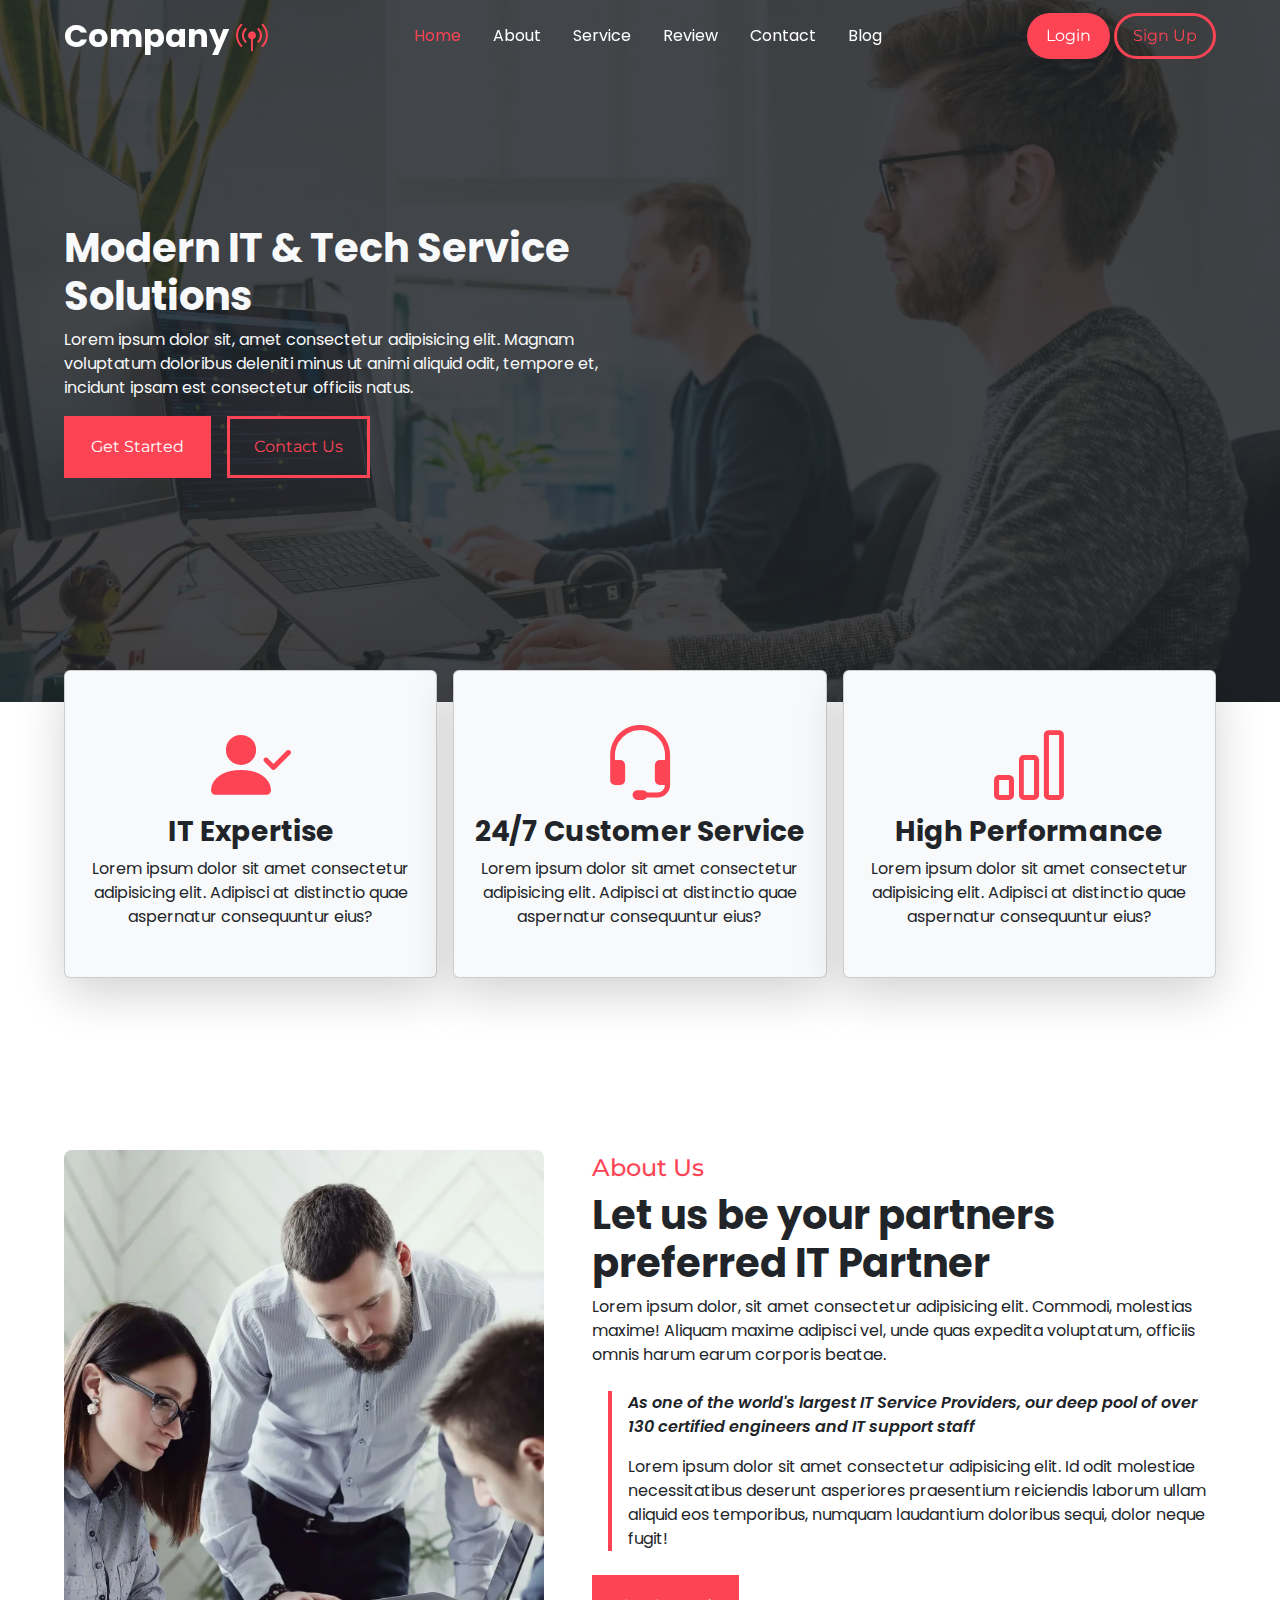
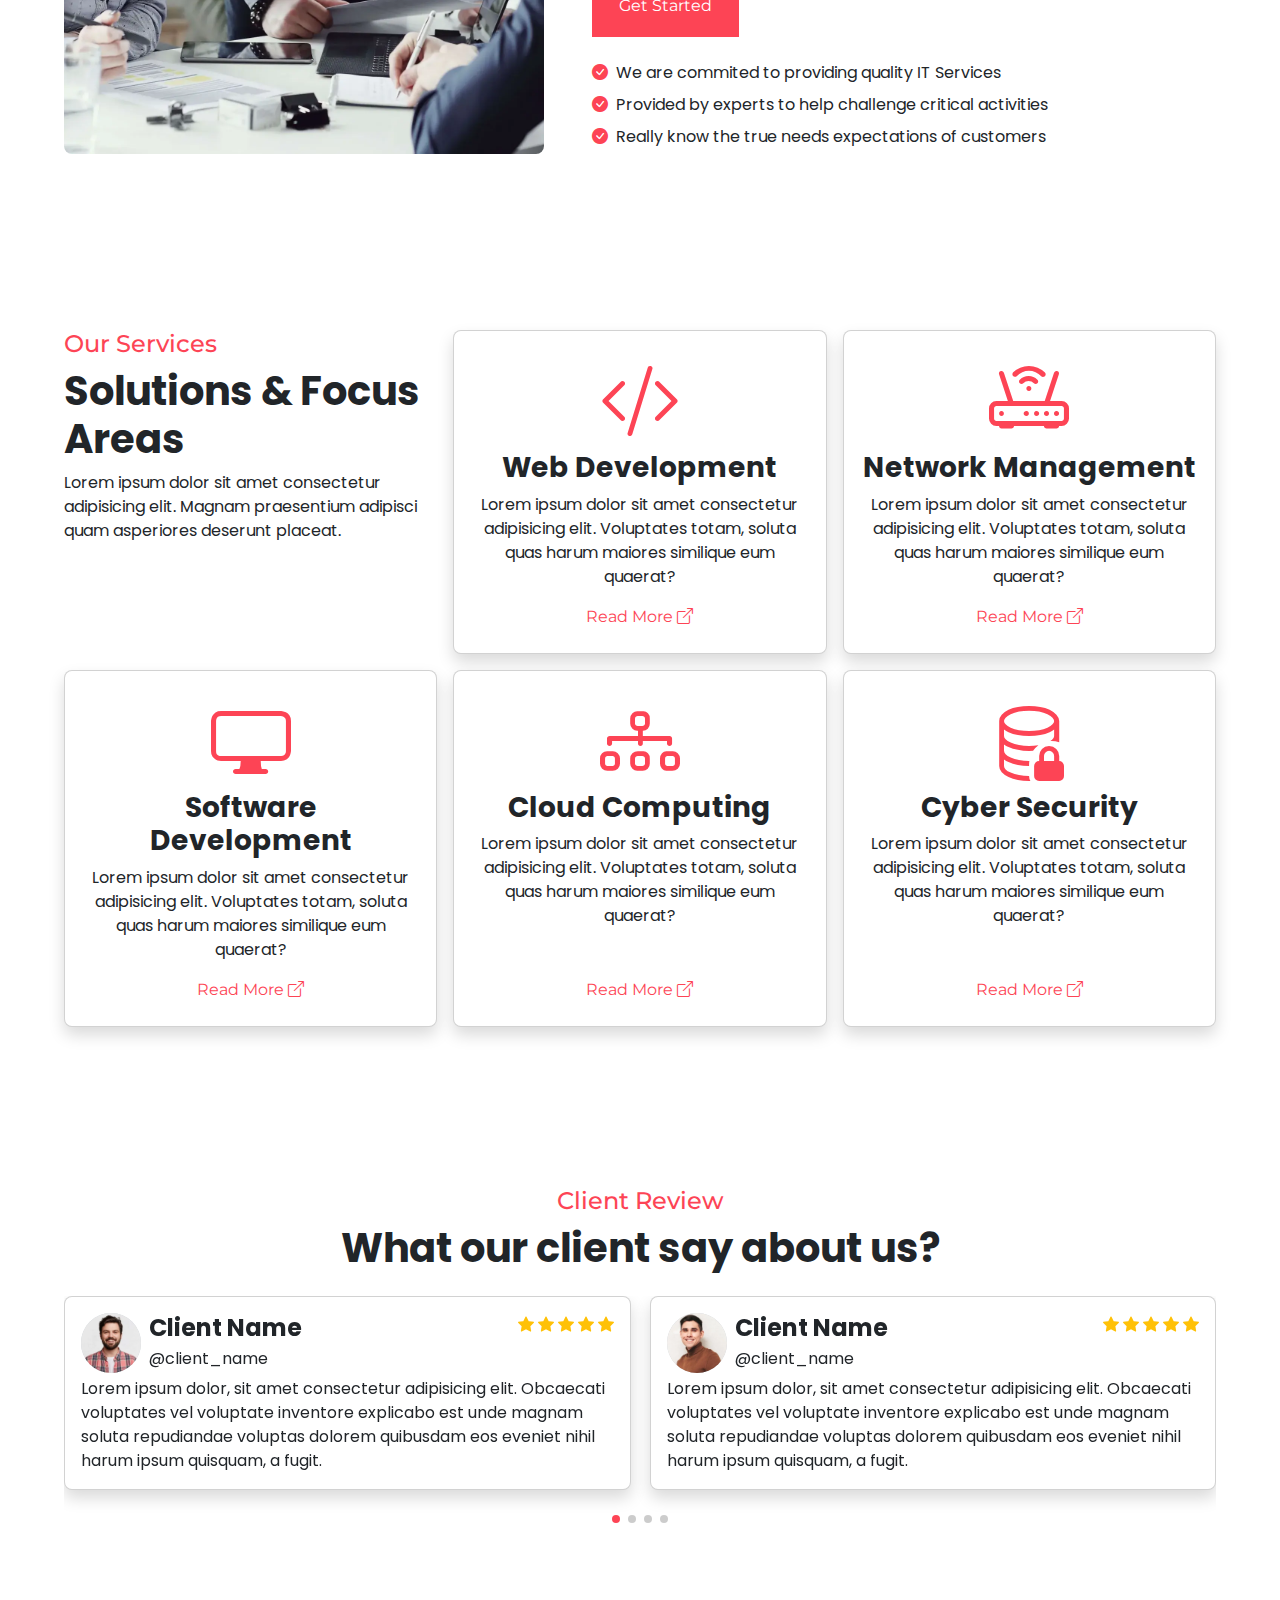
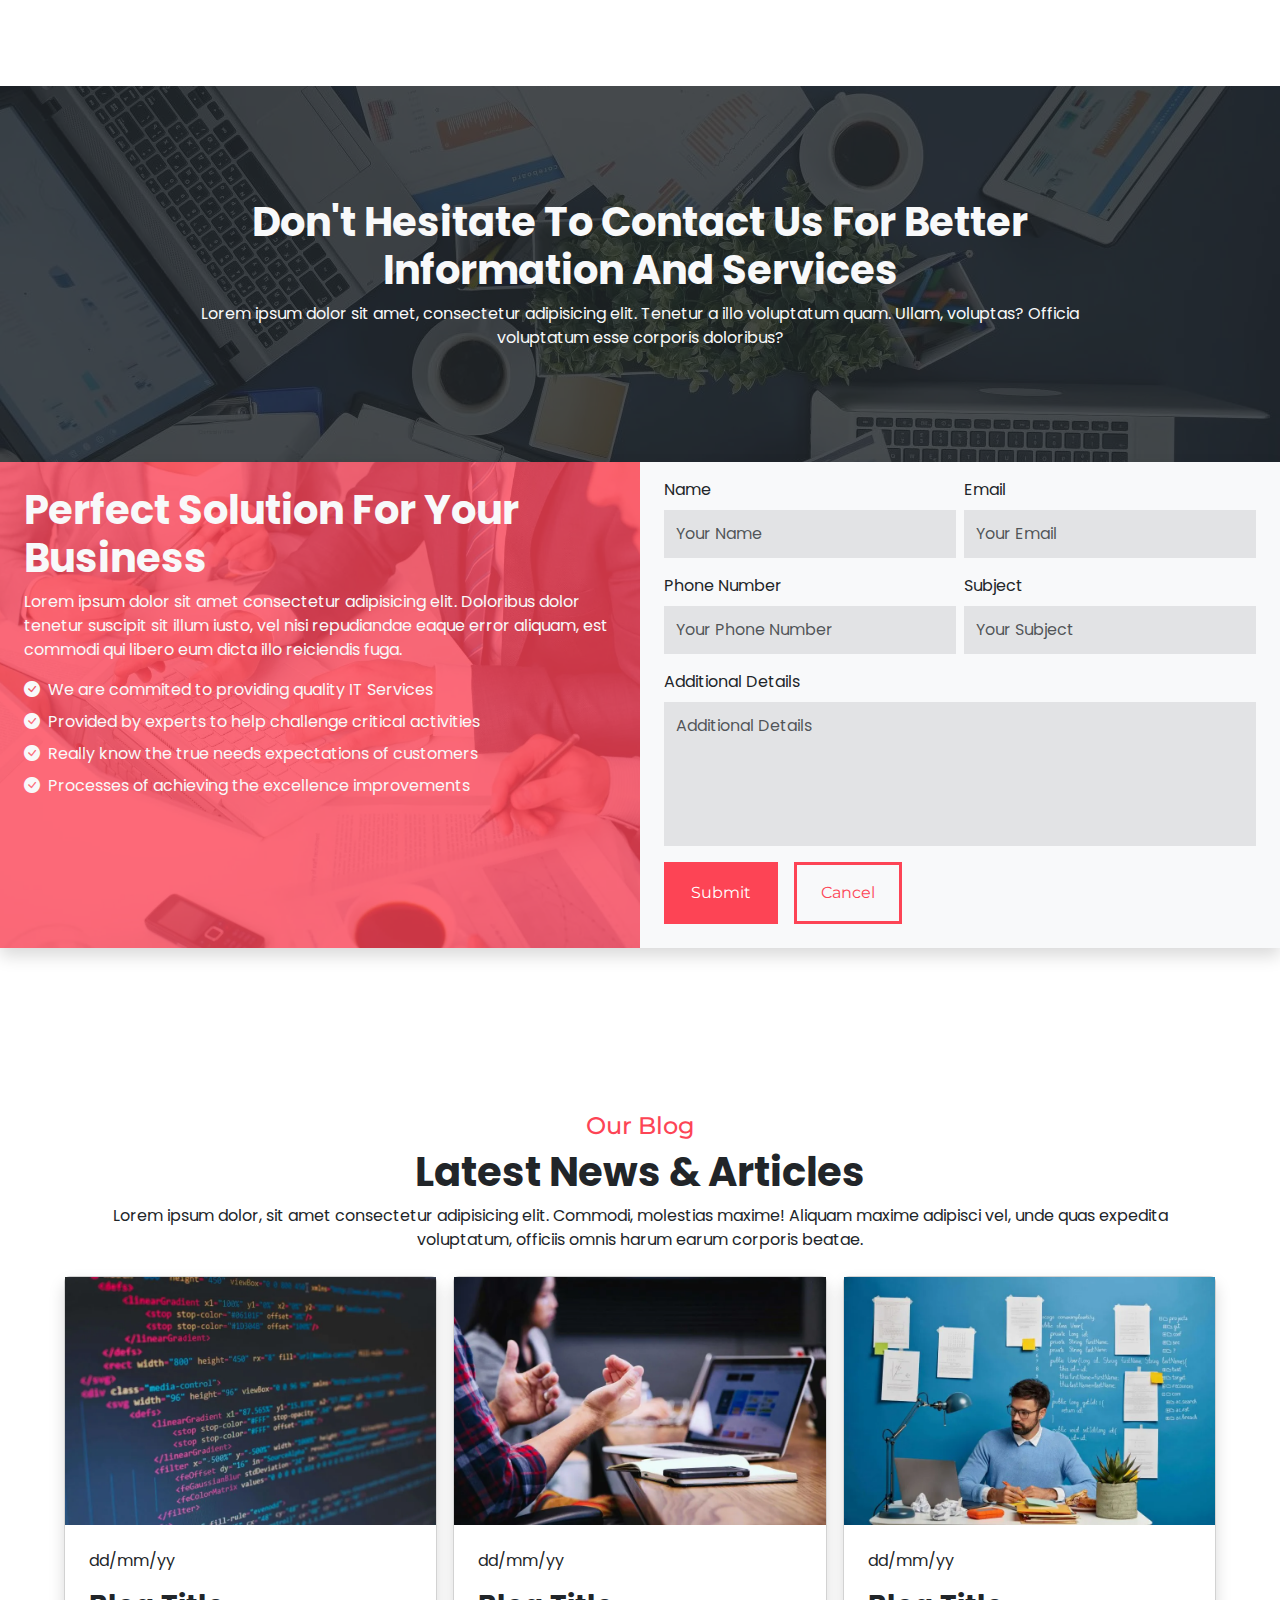
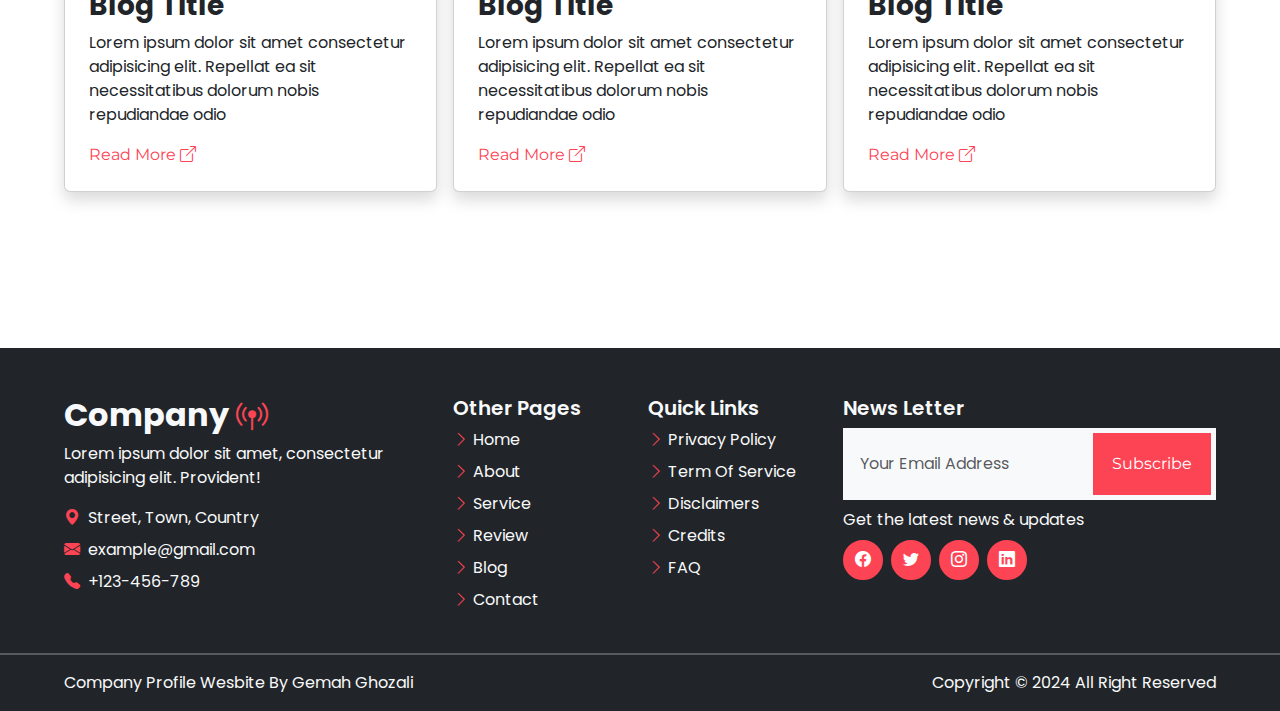
<file: index.html>
<!doctype html>
<html lang="en">

<head>
    <meta charset="utf-8">
    <meta name="viewport" content="width=device-width, initial-scale=1">

    <!-- WEBSITE TITLE -->
    <title>Company Profile (Bootstrap)</title>

    <!-- WEBSITE FAVICON -->
    <link rel="icon" type="x-icon" href="media/icon/fav-icon.svg">

    <!-- BOOTSTRAP CSS CDN LINK -->
    <link href="https://cdn.jsdelivr.net/npm/bootstrap@5.3.3/dist/css/bootstrap.min.css" rel="stylesheet"
        integrity="sha384-QWTKZyjpPEjISv5WaRU9OFeRpok6YctnYmDr5pNlyT2bRjXh0JMhjY6hW+ALEwIH" crossorigin="anonymous">

    <!-- MAIN CSS FILE -->
    <link rel="stylesheet" href="css/style.css">

    <!-- BOOTSTRAP ICON CDN LINK -->
    <link rel="stylesheet" href="https://cdn.jsdelivr.net/npm/bootstrap-icons@1.11.3/font/bootstrap-icons.min.css">

    <!-- SWIPERJS CSS LINK -->
    <link rel="stylesheet" href="https://cdn.jsdelivr.net/npm/swiper@11/swiper-bundle.min.css" />

</head>

<body class="scrollspy" data-bs-spy="scroll" data-bs-target="#navbar" tabindex="0" data-bs-smooth-scroll="true">

    <!-- NAVBAR START -->

    <nav class="navbar navbar-expand-lg fixed-top" data-bs-theme="dark" id="navbar">

        <div class="container-xxl px-0">

            <!-- NAVBAR BRAND -->
            <a class="navbar-brand fw-bolder fs-2 me-auto py-1" href="#">
                Company
                <i class="bi bi-broadcast-pin"></i>
            </a>

            <!-- NAVBAR MENU TOGGLER BUTTON -->
            <button class="navbar-toggler border-0 shadow-none p-0" type="button" data-bs-toggle="offcanvas"
                data-bs-target="#offcanvasNavbar" aria-controls="offcanvasNavbar" aria-label="Toggle navigation">
                <i class="bi bi-list fs-2 text-light"></i>
            </button>

            <!-- SIDEBAR -->
            <div class="offcanvas offcanvas-end" tabindex="-1" id="offcanvasNavbar"
                aria-labelledby="offcanvasNavbarLabel" data-bs-backdrop="true">

                <!-- SIDEBAR HEADER -->
                <div class="offcanvas-header p-3">

                    <!-- SIDEBAR CLOSE BUTTON -->
                    <button type="button" class="btn-close m-0 border-0 shadow-none" data-bs-dismiss="offcanvas"
                        aria-label="Close"></button>

                </div>

                <!-- SIDEBAR BODY -->
                <div class="offcanvas-body p-lg-0 ps-sm-4">

                    <!-- NAVIGATION LINK LIST -->
                    <ul class="navbar-nav justify-content-center flex-grow-1 gap-lg-2 gap-xl-3 gap-4">
                        <li class="nav-item">
                            <a class="nav-link active" aria-current="page" href="#home">Home</a>
                        </li>
                        <li class="nav-item">
                            <a class="nav-link" href="#about">About</a>
                        </li>
                        <li class="nav-item">
                            <a class="nav-link" href="#service">Service</a>
                        </li>
                        <li class="nav-item">
                            <a class="nav-link" href="#review">Review</a>
                        </li>
                        <li class="nav-item">
                            <a class="nav-link" href="#contact">Contact</a>
                        </li>
                        <li class="nav-item">
                            <a class="nav-link" href="#blog">Blog</a>
                        </li>
                    </ul>

                    <!-- LOGIN & SIGN UP BUTTON -->
                    <div class="button-container m-lg-0 mt-4">

                        <!-- LOGIN -->
                        <a href="html/login.html" class="btn rounded-5 px-3 py-2">
                            Login
                        </a>

                        <!-- SIGN UP -->
                        <a href="html/sign_up.html" class="btn btn-outline rounded-5 px-3 py-2">
                            Sign Up
                        </a>

                    </div>

                </div>

            </div>

        </div>

    </nav>

    <!-- NAVBAR END -->

    <!-- HOME SECTION START -->

    <section id="home" class="bg-dark d-flex position-relative">

        <!-- HOME SECTION BACKDROP -->
        <div class="position-absolute" style="background-color: rgba(33, 37, 41, .85); inset: 0;"></div>

        <div class="container-xxl d-flex align-items-center px-0 position-relative">

            <!-- HOME CAPTION -->
            <main class="text-light">

                <!-- CAPTION HEADING -->
                <h1 class=" fw-bolder">Modern IT & Tech Service Solutions</h1>

                <!-- CAPTION PARAGRAPH -->
                <p>
                    Lorem ipsum dolor sit, amet consectetur adipisicing elit. Magnam voluptatum doloribus deleniti
                    minus
                    ut animi aliquid odit, tempore et, incidunt ipsam est consectetur officiis natus.
                </p>

                <!-- CTA BUTTON -->
                <div class="d-flex gap-3 g-0 flex-column flex-sm-row">
                    <a href="html/sign_up.html" class="btn fs-6 flex-grow-1 flex-md-grow-0">Get Started</a>

                    <a href="#contact" class="btn btn-outline fs-6 flex-grow-1 flex-md-grow-0">Contact Us</a>
                </div>

            </main>

        </div>

    </section>

    <!-- HOME SECTION END -->

    <!-- BENEFIT SECTION START -->

    <section id="benefit" class="justify-content-center d-flex">

        <div class="container-xxl position-relative px-0" style="top: -2rem;">

            <!-- ROW -->
            <div class="row g-3 row-cols-lg-3 row-cols-md-2 row-cols-1 justify-content-center">

                <!-- COLUMN 1 -->
                <div class="col d-flex">

                    <!-- BENEFIT CARD 1 -->
                    <div class="card shadow-lg bg-light text-center px-3 py-5">

                        <!-- BENEFIT ICON -->
                        <i class="bi bi-person-check-fill display-1"></i>

                        <!-- BENEFIT NAME -->
                        <h3 class="fw-bold">IT Expertise</h3>

                        <!-- BENEFIT EXPLANATION -->
                        <p class="m-0">
                            Lorem ipsum dolor sit amet consectetur adipisicing elit. Adipisci at distinctio quae
                            aspernatur consequuntur eius?
                        </p>

                    </div>

                </div>

                <!-- COLUMN 2 -->
                <div class="col d-flex">

                    <!-- BENEFIT CARD 2 -->
                    <div class="card shadow-lg bg-light text-center px-3 py-5">

                        <!-- BENEFIT ICON -->
                        <i class="bi bi-headset display-1"></i>

                        <!-- BENEFIT NAME -->
                        <h3 class="fw-bold">24/7 Customer Service</h3>

                        <!-- BENEFIT EXPLANATION -->
                        <p class="m-0">
                            Lorem ipsum dolor sit amet consectetur adipisicing elit. Adipisci at distinctio quae
                            aspernatur consequuntur eius?
                        </p>

                    </div>

                </div>

                <!-- COLUMN 3 -->
                <div class="col d-flex">

                    <!-- CARD 3 -->
                    <div class="card shadow-lg bg-light text-center px-3 py-5">

                        <!-- BENEFIT ICON -->
                        <i class="bi bi-bar-chart display-1"></i>

                        <!-- BENEFIT NAME -->
                        <h3 class="fw-bold">High Performance</h3>

                        <!-- BENEFIT EXPLANATION -->
                        <p class="m-0">
                            Lorem ipsum dolor sit amet consectetur adipisicing elit. Adipisci at distinctio quae
                            aspernatur consequuntur eius?
                        </p>

                    </div>

                </div>

            </div>

    </section>

    <!-- BENEFIT SECTION END -->

    <!-- ABOUT SECTION STAR -->

    <section id="about" class="">

        <div class="container-xxl px-0">

            <!-- ROW -->
            <div class="row justify-content-center g-0 gap-xl-0 gap-4">

                <!-- COLUMN 1 (IMAGE) -->
                <div class="col col-12 col-md-8 col-xl-5 justify-content-center">

                    <img src="media/about-image.webp" class="w-100 h-100 rounded-3" alt="">

                </div>

                <!-- COLUMN 2 (CAPTION) -->
                <div class="col col-12 col-xl-7 d-flex align-items-center">

                    <div class="ps-xl-5 ps-0">
                        <!-- SECTION HEADING -->
                        <h4 class="section-title">About Us</h4>

                        <!-- CAPTION HEADING -->
                        <h1 class="fw-bold">Let us be your partners preferred IT Partner</h1>

                        <!-- CAPTION PARAPGRAPH -->
                        <p class="mb-4">
                            Lorem ipsum dolor, sit amet consectetur adipisicing elit. Commodi, molestias maxime! Aliquam
                            maxime adipisci vel, unde quas expedita voluptatum, officiis omnis harum earum corporis
                            beatae.
                        </p>

                        <!-- CAPTION QUOTE -->
                        <div class="d-flex align-items-center">
                            <div class="vr mx-3"></div>
                            <div class="">
                                <p class="fw-semibold fst-italic">
                                    As one of the world's largest IT Service Providers, our deep pool of over 130
                                    certified
                                    engineers and IT support staff
                                </p>
                                <p class="m-0">
                                    Lorem ipsum dolor sit amet consectetur adipisicing elit. Id odit molestiae
                                    necessitatibus deserunt asperiores praesentium reiciendis laborum ullam aliquid eos
                                    temporibus, numquam laudantium doloribus sequi, dolor neque fugit!
                                </p>
                            </div>
                        </div>

                        <!-- CTA BUTTON -->
                        <a href="html/sign_up.html" class="btn fs-6 my-4">Get Started</a>

                        <!-- BENEFIT LIST -->
                        <ul class="p-0 m-0">
                            <li class="d-flex gap-2">
                                <i class="bi bi-check-circle-fill"></i>
                                <p class="mb-2">
                                    We are commited to providing quality IT Services
                                </p>
                            </li>

                            <li class="d-flex gap-2">
                                <i class="bi bi-check-circle-fill"></i>
                                <p class="mb-2">
                                    Provided by experts to help challenge critical activities
                                </p>
                            </li>
                            <li class="d-flex gap-2">
                                <i class="bi bi-check-circle-fill"></i>
                                <p class="mb-0">
                                    Really know the true needs expectations of customers
                                </p>
                            </li>
                        </ul>
                    </div>

                </div>

            </div>

        </div>

    </section>

    <!-- ABOUT SECTION END -->

    <!-- SERVICE SECTION START -->

    <section id="service" class="">

        <div class="container-xxl px-0">

            <!-- ROW -->
            <div class="row g-3 row-cols-xl-3 row-cols-md-2 row-cols-1">

                <!-- COLUMN 1 -->
                <div class="col d-flex">

                    <!-- SERVICE CAPTION -->
                    <div class="">

                        <!-- SECTION HEADING -->
                        <h4 class="section-title">Our Services</h4>

                        <!-- CAPTION HEADING -->
                        <h1 class="fw-bold">Solutions & Focus Areas</h1>

                        <!-- CAPTION PARAGRAPH -->
                        <p>
                            Lorem ipsum dolor sit amet consectetur adipisicing elit. Magnam praesentium adipisci quam
                            asperiores deserunt placeat.
                        </p>

                    </div>

                </div>

                <!-- COLUMN 2 -->
                <div class="col d-flex">

                    <!-- SERVICE CARD 1 -->
                    <div class="card d-flex flex-column shadow rounded-3 text-center py-4 px-3">

                        <!-- SERVICE ICON -->
                        <i class="bi bi-code-slash display-1"></i>

                        <!-- SERVICE NAME -->
                        <h3 class="fw-bold">Web Development</h3>

                        <!-- SERVICE EXPLANATION -->
                        <p>
                            Lorem ipsum dolor sit amet consectetur adipisicing elit. Voluptates totam, soluta quas harum
                            maiores similique eum quaerat?
                        </p>

                        <!-- MODAL BUTTON (READ MORE) -->
                        <button href="#" class="btn btn-read mt-auto" data-bs-toggle="modal"
                            data-bs-target="#WebDevelopment">
                            Read More
                            <i class="bi bi-box-arrow-up-right"></i>
                        </button>

                        <!-- SERVICE MODAL WEB DEVELOPMENT -->
                        <div class="modal fade" id="WebDevelopment" data-bs-keyboard="false" tabindex="-1"
                            aria-labelledby="staticBackdropLabel" aria-hidden="true">

                            <div class="modal-dialog modal-dialog-centered">
                                <div class="modal-content">
                                    <div class="modal-header">

                                        <!-- MODAL TITLE -->
                                        <h1 class="modal-title fs-5" id="staticBackdropLabel">
                                            Our Service
                                        </h1>

                                        <!-- MODAL CLOSE BUTTON -->
                                        <button type="button" class="btn-close  border-0 shadow-none"
                                            data-bs-dismiss="modal" aria-label="Close"></button>
                                    </div>
                                    <div class="modal-body text-start">

                                        <!-- MODAL SERVICE NAME -->
                                        <h1 class="fs-5 fw-bold">
                                            Web Development
                                        </h1>

                                        <!-- MODAL SERVICE EXPLANATION -->
                                        <p>
                                            Lorem ipsum dolor sit amet consectetur adipisicing elit. Suscipit nesciunt
                                            totam enim inventore! Minima, atque labore enim neque, reiciendis quaerat
                                            optio voluptatum voluptas doloremque tenetur ipsam minus nesciunt magnam
                                            alias.
                                        </p>

                                        <!-- MODAL OFFER LIST -->
                                        <ul class="p-0">
                                            <li class="d-flex gap-2">
                                                <i class="bi bi-check-circle-fill"></i>
                                                <p class="mb-2">
                                                    Lorem ipsum dolor sit amet
                                                </p>
                                            </li>
                                            <li class="d-flex gap-2">
                                                <i class="bi bi-check-circle-fill"></i>
                                                <p class="mb-2">
                                                    Lorem ipsum dolor sit amet
                                                    consectetur
                                                </p>
                                            </li>
                                            <li class="d-flex gap-2">
                                                <i class="bi bi-check-circle-fill"></i>
                                                <p class="mb-0">
                                                    Lorem ipsum dolor sit amet
                                                    consectetur adipisicing elit. Incidunt, suscipit.
                                                </p>
                                            </li>
                                        </ul>
                                    </div>
                                </div>
                            </div>

                        </div>

                    </div>
                </div>

                <!-- COLUMN 3 -->
                <div class="col d-flex">

                    <!-- SERVICE CARD 2 -->
                    <div class="card d-flex flex-column shadow rounded-3 text-center py-4 px-3">

                        <!-- SERVICE ICON -->
                        <i class="bi bi-router display-1"></i>

                        <!-- SERVICE NAME -->
                        <h3 class="fw-bold">Network Management</h3>

                        <!-- SERVICE EXPLANATION -->
                        <p>
                            Lorem ipsum dolor sit amet consectetur adipisicing elit. Voluptates totam, soluta quas harum
                            maiores similique eum quaerat?
                        </p>

                        <!-- MODAL BUTTON (READ MORE) -->
                        <button href="#" class="btn btn-read mt-auto" data-bs-toggle="modal"
                            data-bs-target="#NetworkManagement">
                            Read More
                            <i class="bi bi-box-arrow-up-right"></i>
                        </button>

                        <!-- SERVICE MODAL NETWORK MANAGEMENT -->
                        <div class="modal fade" id="NetworkManagement" data-bs-keyboard="false" tabindex="-1"
                            aria-labelledby="staticBackdropLabel" aria-hidden="true">

                            <div class="modal-dialog modal-dialog-centered">
                                <div class="modal-content">
                                    <div class="modal-header">

                                        <!-- MODAL TITLE -->
                                        <h1 class="modal-title fs-5" id="staticBackdropLabel">
                                            Our Service
                                        </h1>

                                        <!-- MODAL CLOSE BUTTON -->
                                        <button type="button" class="btn-close  border-0 shadow-none"
                                            data-bs-dismiss="modal" aria-label="Close"></button>
                                    </div>
                                    <div class="modal-body text-start">

                                        <!-- MODAL SERVICE NAME -->
                                        <h1 class="fs-5 fw-bold">
                                            Network Management
                                        </h1>

                                        <!-- MODAL SERVICE EXPLANATION -->
                                        <p>
                                            Lorem ipsum dolor sit amet consectetur adipisicing elit. Suscipit nesciunt
                                            totam enim inventore! Minima, atque labore enim neque, reiciendis quaerat
                                            optio voluptatum voluptas doloremque tenetur ipsam minus nesciunt magnam
                                            alias.
                                        </p>

                                        <!-- MODAL OFFER LIST -->
                                        <ul class="p-0">
                                            <li class="d-flex gap-2">
                                                <i class="bi bi-check-circle-fill"></i>
                                                <p class="mb-2">
                                                    Lorem ipsum dolor sit amet
                                                </p>
                                            </li>
                                            <li class="d-flex gap-2">
                                                <i class="bi bi-check-circle-fill"></i>
                                                <p class="mb-2">
                                                    Lorem ipsum dolor sit amet
                                                    consectetur
                                                </p>
                                            </li>
                                            <li class="d-flex gap-2">
                                                <i class="bi bi-check-circle-fill"></i>
                                                <p class="mb-0">
                                                    Lorem ipsum dolor sit amet
                                                    consectetur adipisicing elit. Incidunt, suscipit.
                                                </p>
                                            </li>
                                        </ul>
                                    </div>
                                </div>
                            </div>

                        </div>

                    </div>
                </div>

                <!-- COLUMN 4 -->
                <div class="col d-flex">

                    <!-- SERVICE CARD 3 -->
                    <div class="card d-flex flex-column shadow rounded-3 text-center py-4 px-3">

                        <!-- SERVICE ICON -->
                        <i class="bi bi-display display-1"></i>

                        <!-- SERVICE NAME -->
                        <h3 class="fw-bold">Software Development</h3>

                        <!-- SERVICE EXPLANATION -->
                        <p>
                            Lorem ipsum dolor sit amet consectetur adipisicing elit. Voluptates totam, soluta quas harum
                            maiores similique eum quaerat?
                        </p>

                        <!-- MODAL BUTTON (READ MORE) -->
                        <button href="#" class="btn btn-read mt-auto" data-bs-toggle="modal"
                            data-bs-target="#SoftwareDevelopment">
                            Read More
                            <i class="bi bi-box-arrow-up-right"></i>
                        </button>

                        <!-- SERVICE MODAL SOFTWARE DEVELOPMENT -->
                        <div class="modal fade" id="SoftwareDevelopment" data-bs-keyboard="false" tabindex="-1"
                            aria-labelledby="staticBackdropLabel" aria-hidden="true">

                            <div class="modal-dialog modal-dialog-centered">
                                <div class="modal-content">
                                    <div class="modal-header">

                                        <!-- MODAL TITLE -->
                                        <h1 class="modal-title fs-5" id="staticBackdropLabel">
                                            Our Service
                                        </h1>

                                        <!-- MODAL CLOSE BUTTON -->
                                        <button type="button" class="btn-close  border-0 shadow-none"
                                            data-bs-dismiss="modal" aria-label="Close"></button>
                                    </div>
                                    <div class="modal-body text-start">

                                        <!-- MODAL SERVICE NAME -->
                                        <h1 class="fs-5 fw-bold">
                                            Software Development
                                        </h1>

                                        <!-- MODAL SERVICE EXPLANATION -->
                                        <p>
                                            Lorem ipsum dolor sit amet consectetur adipisicing elit. Suscipit nesciunt
                                            totam enim inventore! Minima, atque labore enim neque, reiciendis quaerat
                                            optio voluptatum voluptas doloremque tenetur ipsam minus nesciunt magnam
                                            alias.
                                        </p>

                                        <!-- MODAL OFFER LIST -->
                                        <ul class="p-0">
                                            <li class="d-flex gap-2">
                                                <i class="bi bi-check-circle-fill"></i>
                                                <p class="mb-2">
                                                    Lorem ipsum dolor sit amet
                                                </p>
                                            </li>
                                            <li class="d-flex gap-2">
                                                <i class="bi bi-check-circle-fill"></i>
                                                <p class="mb-2">
                                                    Lorem ipsum dolor sit amet
                                                    consectetur
                                                </p>
                                            </li>
                                            <li class="d-flex gap-2">
                                                <i class="bi bi-check-circle-fill"></i>
                                                <p class="mb-0">
                                                    Lorem ipsum dolor sit amet
                                                    consectetur adipisicing elit. Incidunt, suscipit.
                                                </p>
                                            </li>
                                        </ul>
                                    </div>
                                </div>
                            </div>

                        </div>

                    </div>
                </div>

                <!-- COLUMN 5 -->
                <div class="col d-flex">

                    <!-- SERVICE CARD 4 -->
                    <div class="card d-flex flex-column shadow rounded-3 text-center py-4 px-3">

                        <!-- SERVICE ICON -->
                        <i class="bi bi-diagram-3 display-1"></i>

                        <!-- SERVICE NAME -->
                        <h3 class="fw-bold">Cloud Computing</h3>

                        <!-- SERVICE EXPLANATION -->
                        <p>
                            Lorem ipsum dolor sit amet consectetur adipisicing elit. Voluptates totam, soluta quas harum
                            maiores similique eum quaerat?
                        </p>

                        <!-- MODAL BUTTON (READ MORE) -->
                        <button href="#" class="btn btn-read mt-auto" data-bs-toggle="modal"
                            data-bs-target="#CloudComputing">
                            Read More
                            <i class="bi bi-box-arrow-up-right"></i>
                        </button>

                        <!-- SERVICE MODAL CLOUD COMPUTING -->
                        <div class="modal fade" id="CloudComputing" data-bs-keyboard="false" tabindex="-1"
                            aria-labelledby="staticBackdropLabel" aria-hidden="true">

                            <div class="modal-dialog modal-dialog-centered">
                                <div class="modal-content">
                                    <div class="modal-header">

                                        <!-- MODAL TITLE -->
                                        <h1 class="modal-title fs-5" id="staticBackdropLabel">
                                            Our Service
                                        </h1>

                                        <!-- MODAL CLOSE BUTTON -->
                                        <button type="button" class="btn-close  border-0 shadow-none"
                                            data-bs-dismiss="modal" aria-label="Close"></button>
                                    </div>
                                    <div class="modal-body text-start">

                                        <!-- MODAL SERVICE NAME -->
                                        <h1 class="fs-5 fw-bold">
                                            Cloud Computing
                                        </h1>

                                        <!-- MODAL SERVICE EXPLANATION -->
                                        <p>
                                            Lorem ipsum dolor sit amet consectetur adipisicing elit. Suscipit nesciunt
                                            totam enim inventore! Minima, atque labore enim neque, reiciendis quaerat
                                            optio voluptatum voluptas doloremque tenetur ipsam minus nesciunt magnam
                                            alias.
                                        </p>

                                        <!-- MODAL OFFER LIST -->
                                        <ul class="p-0">
                                            <li class="d-flex gap-2">
                                                <i class="bi bi-check-circle-fill"></i>
                                                <p class="mb-2">
                                                    Lorem ipsum dolor sit amet
                                                </p>
                                            </li>
                                            <li class="d-flex gap-2">
                                                <i class="bi bi-check-circle-fill"></i>
                                                <p class="mb-2">
                                                    Lorem ipsum dolor sit amet
                                                    consectetur
                                                </p>
                                            </li>
                                            <li class="d-flex gap-2">
                                                <i class="bi bi-check-circle-fill"></i>
                                                <p class="mb-0">
                                                    Lorem ipsum dolor sit amet
                                                    consectetur adipisicing elit. Incidunt, suscipit.
                                                </p>
                                            </li>
                                        </ul>
                                    </div>
                                </div>
                            </div>

                        </div>
                    </div>
                </div>

                <!-- COLUMN 5 -->
                <div class="col d-flex">

                    <!-- SERVICE CARD 5 -->
                    <div class="card d-flex flex-column shadow rounded-3 text-center py-4 px-3">

                        <!-- SERVICE ICON -->
                        <i class="bi bi-database-lock display-1"></i>

                        <!-- SERVICE NAME -->
                        <h3 class="fw-bold">Cyber Security</h3>

                        <!-- SERVICE EXPLANATION -->
                        <p>
                            Lorem ipsum dolor sit amet consectetur adipisicing elit. Voluptates totam, soluta quas harum
                            maiores similique eum quaerat?
                        </p>

                        <!-- MODAL BUTTON (READ MORE) -->
                        <button href="#" class="btn btn-read mt-auto" data-bs-toggle="modal"
                            data-bs-target="#CyberSecurity">
                            Read More
                            <i class="bi bi-box-arrow-up-right"></i>
                        </button>

                        <!-- SERVICE MODAL CYBER SECURITY -->
                        <div class="modal fade" id="CyberSecurity" data-bs-keyboard="false" tabindex="-1"
                            aria-labelledby="staticBackdropLabel" aria-hidden="true">

                            <div class="modal-dialog modal-dialog-centered">
                                <div class="modal-content">
                                    <div class="modal-header">

                                        <!-- MODAL TITLE -->
                                        <h1 class="modal-title fs-5" id="staticBackdropLabel">
                                            Our Service
                                        </h1>

                                        <!-- MODAL CLOSE BUTTON -->
                                        <button type="button" class="btn-close border-0 shadow-none"
                                            data-bs-dismiss="modal" aria-label="Close"></button>
                                    </div>
                                    <div class="modal-body text-start">

                                        <!-- MODAL SERVICE NAME -->
                                        <h1 class="fs-5 fw-bold">
                                            Cyber Security
                                        </h1>

                                        <!-- MODAL SERVICE EXPLANATION -->
                                        <p>
                                            Lorem ipsum dolor sit amet consectetur adipisicing elit. Suscipit nesciunt
                                            totam enim inventore! Minima, atque labore enim neque, reiciendis quaerat
                                            optio voluptatum voluptas doloremque tenetur ipsam minus nesciunt magnam
                                            alias.
                                        </p>

                                        <!-- MODAL OFFER LIST -->
                                        <ul class="p-0">
                                            <li class="d-flex gap-2">
                                                <i class="bi bi-check-circle-fill"></i>
                                                <p class="mb-2">
                                                    Lorem ipsum dolor sit amet
                                                </p>
                                            </li>
                                            <li class="d-flex gap-2">
                                                <i class="bi bi-check-circle-fill"></i>
                                                <p class="mb-2">
                                                    Lorem ipsum dolor sit amet
                                                    consectetur
                                                </p>
                                            </li>
                                            <li class="d-flex gap-2">
                                                <i class="bi bi-check-circle-fill"></i>
                                                <p class="mb-0">
                                                    Lorem ipsum dolor sit amet
                                                    consectetur adipisicing elit. Incidunt, suscipit.
                                                </p>
                                            </li>
                                        </ul>
                                    </div>
                                </div>
                            </div>
                        </div>
                    </div>
                </div>

            </div>

        </div>

    </section>

    <!-- SERVICE SECTION END -->

    <!-- REVIEW SECTION START -->

    <section id="review">

        <div class="container-xxl px-0">

            <!-- SECTION HEADING -->
            <h4 class="section-title text-center">Client Review</h4>

            <!-- CAPTION HEADING -->
            <h1 class="fw-bold text-center mb-4">What our client say about us?</h1>

            <!-- SWIPER -->
            <div class=" swiper mySwiper pb-5 w-100 h-100">

                <div class="swiper-wrapper">

                    <!-- SWIPER SLIDE 1 -->
                    <div class="swiper-slide p-3 card rounded-3 shadow">

                        <div class="d-flex flex-column align-items-center flex-sm-row align-items-sm-center">

                            <div class="mb-1 me-sm-2 d-flex align-items-center">
                                <div class="bg-dark-subtle rounded-circle overflow-hidden"
                                    style="width: 60px; height: 60px;">

                                    <!-- CLIENT IMAGE 1 -->
                                    <img src="media/client/client-1.webp" class="img-fluid" alt="">

                                </div>
                            </div>

                            <div class="d-flex flex-column align-items-center align-items-sm-start">
                                <h4 class="mb-1 fw-bolder">Client Name</h4>
                                <p class="mb-1">@client_name</p>
                            </div>

                            <div class="mb-2 ms-sm-auto align-self-sm-start">
                                <i class="bi bi-star-fill text-warning"></i>
                                <i class="bi bi-star-fill text-warning"></i>
                                <i class="bi bi-star-fill text-warning"></i>
                                <i class="bi bi-star-fill text-warning"></i>
                                <i class="bi bi-star-fill text-warning"></i>
                            </div>

                        </div>

                        <p class="client-review mb-0">
                            Lorem ipsum dolor, sit amet consectetur adipisicing elit. Obcaecati voluptates vel voluptate
                            inventore explicabo est unde magnam soluta repudiandae voluptas dolorem quibusdam eos
                            eveniet nihil harum ipsum quisquam, a fugit.
                        </p>

                    </div>

                    <!-- SWIPER SLIDE 2 -->
                    <div class="swiper-slide p-3 card rounded-3 shadow">

                        <div class="d-flex flex-column align-items-center flex-sm-row align-items-sm-center">

                            <div class="mb-1 me-sm-2 d-flex align-items-center">
                                <div class="bg-dark-subtle rounded-circle overflow-hidden"
                                    style="width: 60px; height: 60px;">

                                    <!-- CLIENT IMAGE 2 -->
                                    <img src="media/client/client-2.webp" class="img-fluid" alt="">

                                </div>
                            </div>

                            <div class="d-flex flex-column align-items-center align-items-sm-start">
                                <h4 class="mb-1 fw-bolder">Client Name</h4>
                                <p class="mb-1">@client_name</p>
                            </div>

                            <div class="mb-2 ms-sm-auto align-self-sm-start">
                                <i class="bi bi-star-fill text-warning"></i>
                                <i class="bi bi-star-fill text-warning"></i>
                                <i class="bi bi-star-fill text-warning"></i>
                                <i class="bi bi-star-fill text-warning"></i>
                                <i class="bi bi-star-fill text-warning"></i>
                            </div>

                        </div>

                        <p class="client-review mb-0">
                            Lorem ipsum dolor, sit amet consectetur adipisicing elit. Obcaecati voluptates vel voluptate
                            inventore explicabo est unde magnam soluta repudiandae voluptas dolorem quibusdam eos
                            eveniet nihil harum ipsum quisquam, a fugit.
                        </p>

                    </div>

                    <!-- SWIPER SLIDE 3 -->
                    <div class="swiper-slide p-3 card rounded-3 shadow">

                        <div class="d-flex flex-column align-items-center flex-sm-row align-items-sm-center">

                            <div class="mb-1 me-sm-2 d-flex align-items-center">
                                <div class="bg-dark-subtle rounded-circle overflow-hidden"
                                    style="width: 60px; height: 60px;">

                                    <!-- CLIENT IMAGE 3 -->
                                    <img src="media/client/client-3.webp" class="img-fluid" alt="">

                                </div>
                            </div>

                            <div class="d-flex flex-column align-items-center align-items-sm-start">
                                <h4 class="mb-1 fw-bolder">Client Name</h4>
                                <p class="mb-1">@client_name</p>
                            </div>

                            <div class="mb-2 ms-sm-auto align-self-sm-start">
                                <i class="bi bi-star-fill text-warning"></i>
                                <i class="bi bi-star-fill text-warning"></i>
                                <i class="bi bi-star-fill text-warning"></i>
                                <i class="bi bi-star-fill text-warning"></i>
                                <i class="bi bi-star-fill text-warning"></i>
                            </div>

                        </div>

                        <p class="client-review mb-0">
                            Lorem ipsum dolor, sit amet consectetur adipisicing elit. Obcaecati voluptates vel voluptate
                            inventore explicabo est unde magnam soluta repudiandae voluptas dolorem quibusdam eos
                            eveniet nihil harum ipsum quisquam, a fugit.
                        </p>

                    </div>

                    <!-- SWIPER SLIDE 4 -->
                    <div class="swiper-slide p-3 card rounded-3 shadow">

                        <div class="d-flex flex-column align-items-center flex-sm-row align-items-sm-center">

                            <div class="mb-1 me-sm-2 d-flex align-items-center">
                                <div class="bg-dark-subtle rounded-circle overflow-hidden"
                                    style="width: 60px; height: 60px;">

                                    <!-- CLIENT IMAGE 4 -->
                                    <img src="media/client/client-4.webp" class="img-fluid" alt="">

                                </div>
                            </div>

                            <div class="d-flex flex-column align-items-center align-items-sm-start">
                                <h4 class="mb-1 fw-bolder">Client Name</h4>
                                <p class="mb-1">@client_name</p>
                            </div>

                            <div class="mb-2 ms-sm-auto align-self-sm-start">
                                <i class="bi bi-star-fill text-warning"></i>
                                <i class="bi bi-star-fill text-warning"></i>
                                <i class="bi bi-star-fill text-warning"></i>
                                <i class="bi bi-star-fill text-warning"></i>
                                <i class="bi bi-star-fill text-warning"></i>
                            </div>

                        </div>

                        <p class="client-review mb-0">
                            Lorem ipsum dolor, sit amet consectetur adipisicing elit. Obcaecati voluptates vel voluptate
                            inventore explicabo est unde magnam soluta repudiandae voluptas dolorem quibusdam eos
                            eveniet nihil harum ipsum quisquam, a fugit.
                        </p>

                    </div>

                    <!-- SWIPER SLIDE 5 -->
                    <div class="swiper-slide p-3 card rounded-3 shadow">

                        <div class="d-flex flex-column align-items-center flex-sm-row align-items-sm-center">

                            <div class="mb-1 me-sm-2 d-flex align-items-center">
                                <div class="bg-dark-subtle rounded-circle overflow-hidden"
                                    style="width: 60px; height: 60px;">

                                    <!-- CLIENT IMAGE 5 -->
                                    <img src="media/client/client-5.webp" class="img-fluid" alt="">

                                </div>
                            </div>

                            <div class="d-flex flex-column align-items-center align-items-sm-start">
                                <h4 class="mb-1 fw-bolder">Client Name</h4>
                                <p class="mb-1">@client_name</p>
                            </div>

                            <div class="mb-2 ms-sm-auto align-self-sm-start">
                                <i class="bi bi-star-fill text-warning"></i>
                                <i class="bi bi-star-fill text-warning"></i>
                                <i class="bi bi-star-fill text-warning"></i>
                                <i class="bi bi-star-fill text-warning"></i>
                                <i class="bi bi-star-fill text-warning"></i>
                            </div>

                        </div>

                        <p class="client-review mb-0">
                            Lorem ipsum dolor, sit amet consectetur adipisicing elit. Obcaecati voluptates vel voluptate
                            inventore explicabo est unde magnam soluta repudiandae voluptas dolorem quibusdam eos
                            eveniet nihil harum ipsum quisquam, a fugit.
                        </p>

                    </div>

                </div>

                <!-- SWIPER PAGINATION -->
                <div class="swiper-pagination"></div>

            </div>

        </div>

    </section>

    <!-- REVIEW SECTION END -->

    <!-- CONTACT SECTION START -->

    <section id="contact">

        <!-- CONTACT BANNER -->
        <div class="container-fluid bg-dark text-light d-flex justify-content-center position-relative">

            <!-- CONTACT BANNER BACKDROP -->
            <div class="position-absolute" style="background-color: rgba(33, 37, 41, 0.8);inset: 0;"></div>

            <div class="contact-banner container-xxl position-relative d-flex justify-content-center">

                <div class="text-center">

                    <!-- BANNER HEADING -->
                    <h1 class="fw-bold">Don't Hesitate To Contact Us For Better Information And
                        Services
                    </h1>

                    <!-- BANNER PARAGRAPH -->
                    <p class="m-0">
                        Lorem ipsum dolor sit amet, consectetur adipisicing elit. Tenetur a illo voluptatum quam. Ullam,
                        voluptas? Officia voluptatum esse corporis doloribus?
                    </p>

                </div>
            </div>

        </div>

        <!-- CONTACT FORM -->
        <div class="container-xxl px-0 position-relative shadow" style="top: -5rem;">

            <!-- ROW -->
            <div class="row g-0">

                <!-- COLUMN 1 (CAPTION) -->
                <div class="col col-lg-6 col-12 text-light position-relative d-flex">

                    <div class="caption d-flex">

                        <!-- CONTACT FORM IMAGE BACKDROP -->
                        <div class="p-3 p-sm-4" style="background-color: rgba(253, 68, 86, 0.8);">

                            <!-- CAPTION HEADING -->
                            <h1 class="fw-bolder">Perfect Solution For Your Business</h1>

                            <!-- CAPTION PARAGRAPH -->
                            <p>
                                Lorem ipsum dolor sit amet consectetur adipisicing elit. Doloribus dolor tenetur
                                suscipit
                                sit
                                illum
                                iusto, vel nisi repudiandae eaque error aliquam, est commodi qui libero eum dicta illo
                                reiciendis
                                fuga.
                            </p>

                            <!-- BENEFIT LIST -->
                            <ul class="p-0 m-0">
                                <li class="d-flex gap-2">
                                    <i class="bi bi-check-circle-fill text-light"></i>
                                    <p class="mb-2">
                                        We are commited to providing quality IT Services
                                    </p>
                                </li>
                                <li class="d-flex gap-2">
                                    <i class="bi bi-check-circle-fill text-light"></i>
                                    <p class="mb-2">
                                        Provided by experts to help challenge critical activities
                                    </p>
                                </li>
                                <li class="d-flex gap-2">
                                    <i class="bi bi-check-circle-fill text-light"></i>
                                    <p class="mb-2">
                                        Really know the true needs expectations of customers
                                    </p>
                                </li>
                                <li class="d-flex gap-2">
                                    <i class="bi bi-check-circle-fill text-light"></i>
                                    <p class="mb-0">
                                        Processes of achieving the excellence improvements
                                    </p>
                                </li>
                            </ul>

                        </div>

                    </div>

                </div>

                <!-- COLUMN 2 (FORM) -->
                <div class="col col-lg-6 col-12">

                    <form class="p-3 p-sm-4 bg-light">

                        <!-- ROW -->
                        <div class="row row-cols-1 row-cols-md-2 row-cols-lg-1 row-cols-xl-2 g-2">

                            <!-- COLUMN 1 -->
                            <div class="col mb-3 m-0">

                                <!-- FORM LABEL -->
                                <label class="form-label">Name</label>

                                <!-- FORM INPUT -->
                                <input type="text"
                                    class="form-control rounded-0 bg-secondary-subtle border-0 shadow-none"
                                    placeholder="Your Name" aria-label="Your Name">

                            </div>

                            <!-- COLUMN 2 -->
                            <div class="col mb-3 m-0">

                                <!-- FORM LABEL -->
                                <label class="form-label">Email</label>

                                <!-- FORM INPUT -->
                                <input type="text"
                                    class="form-control rounded-0 bg-secondary-subtle border-0 shadow-none"
                                    placeholder="Your Email" aria-label="Your Email">

                            </div>

                            <!-- COLUMN 3 -->
                            <div class="col mb-3 m-0">

                                <!-- FORM LABEL -->
                                <label class="form-label">Phone Number</label>

                                <!-- FORM INPUT -->
                                <input type="text"
                                    class="form-control rounded-0 bg-secondary-subtle border-0 shadow-none"
                                    placeholder="Your Phone Number" aria-label="Your Phone Number">

                            </div>

                            <!-- COLUMN 4 -->
                            <div class="col mb-3 m-0">

                                <!-- FORM LABEL -->
                                <label class="form-label">Subject</label>

                                <!-- FORM INPUT -->
                                <input type="text"
                                    class="form-control rounded-0 bg-secondary-subtle border-0 shadow-none"
                                    placeholder="Your Subject" aria-label="Your Subject">

                            </div>

                        </div>

                        <!-- TEXTAREA LABEL -->
                        <label for="exampleFormControlTextarea1" class="form-label">Additional Details</label>

                        <!-- TEXTAREA FORM -->
                        <textarea class="form-control rounded-0 bg-secondary-subtle border-0 shadow-none"
                            id="exampleFormControlTextarea1" rows="5" placeholder="Additional Details"></textarea>

                        <!-- SUBMIT AND RESET BUTTON -->
                        <div class="d-flex flex-sm-row flex-column gap-3 mt-3">
                            <button href="#!" type="submit" class="btn fs-6">Submit</button>
                            <button type="reset" class="btn btn-outline fs-6">Cancel</button>
                        </div>

                    </form>

                </div>

            </div>

        </div>

    </section>

    <!-- CONTACT SECTION END -->

    <!-- BLOG SECTION START -->

    <section id="blog">

        <div class="container-xxl px-0">

            <!-- SECTION HEADING -->
            <h4 class="section-title text-center">Our Blog</h4>

            <!-- CAPTION HEADING -->
            <h1 class="fw-bold text-center">Latest News & Articles</h1>

            <!-- PARAGRAPH HEADING -->
            <p class="mb-4 text-center">
                Lorem ipsum dolor, sit amet consectetur adipisicing elit. Commodi, molestias maxime! Aliquam
                maxime adipisci vel, unde quas expedita voluptatum, officiis omnis harum earum corporis beatae.
            </p>

            <!-- ROW -->
            <div class="row row-cols-1 row-cols-xl-3 row-cols-sm-2 g-3 justify-content-center">

                <!-- COLUMN 1 -->
                <div class="col d-flex">

                    <!-- BLOG 1 -->
                    <div class="card shadow d-flex">

                        <!-- BLOG IMAGE -->
                        <div class="bg-dark-subtle">
                            <img src="media/blog-1.webp" alt="" class="w-100">
                        </div>

                        <!-- BLOG CAPTION -->
                        <div class="p-3 p-md-4 flex-grow-1 d-flex flex-column">

                            <!-- BLOG DATE -->
                            <p class="">dd/mm/yy</p>

                            <!-- CAPTION HEADING -->
                            <h3 class="fw-bold">Blog Title</h3>

                            <!-- CAPTION DESCRIPTION -->
                            <p class="blog-card">
                                Lorem ipsum dolor sit amet consectetur adipisicing elit. Repellat ea sit necessitatibus
                                dolorum nobis repudiandae odio
                            </p>

                            <!-- CTA BUTTON -->
                            <a href="#!" class="btn btn-read mt-auto align-self-start">Read More
                                <i class="bi bi-box-arrow-up-right"></i>
                            </a>

                        </div>

                    </div>

                </div>

                <!-- COLUMN 2 -->
                <div class="col d-flex">

                    <!-- BLOG 2 -->
                    <div class="card shadow d-flex">

                        <!-- BLOG IMAGE -->
                        <div class="bg-dark-subtle">
                            <img src="media/blog-2.webp" alt="" class="w-100">
                        </div>

                        <!-- BLOG CAPTION -->
                        <div class="p-3 p-md-4 flex-grow-1 d-flex flex-column">

                            <!-- BLOG DATE -->
                            <p class="">dd/mm/yy</p>

                            <!-- CAPTION HEADING -->
                            <h3 class="fw-bold">Blog Title</h3>

                            <!-- CAPTION DESCRIPTION -->
                            <p class="blog-card">
                                Lorem ipsum dolor sit amet consectetur adipisicing elit. Repellat ea sit necessitatibus
                                dolorum nobis repudiandae odio
                            </p>

                            <!-- CTA BUTTON -->
                            <a href="#!" class="btn btn-read mt-auto align-self-start">Read More
                                <i class="bi bi-box-arrow-up-right"></i>
                            </a>

                        </div>

                    </div>

                </div>

                <!-- COLUMN 3 -->
                <div class="col d-flex">

                    <!-- BLOG 3 -->
                    <div class="card shadow d-flex">

                        <!-- BLOG IMAGE -->
                        <div class="bg-dark-subtle">
                            <img src="media/blog-3.webp" class="w-100" alt="">
                        </div>

                        <!-- BLOG DESCRIPTION -->
                        <div class="p-3 p-md-4 flex-grow-1 d-flex flex-column">

                            <!-- BLOG DATE -->
                            <p class="">dd/mm/yy</p>

                            <!-- BLOG HEADING -->
                            <h3 class="fw-bold">Blog Title</h3>

                            <!-- BLOG DESCRIPTION -->
                            <p class="blog-card">
                                Lorem ipsum dolor sit amet consectetur adipisicing elit. Repellat ea sit necessitatibus
                                dolorum nobis repudiandae odio
                            </p>

                            <!-- CTA BUTTON -->
                            <a href="#!" class="btn btn-read mt-auto align-self-start">Read More
                                <i class="bi bi-box-arrow-up-right"></i>
                            </a>

                        </div>

                    </div>

                </div>

            </div>

        </div>

    </section>

    <!-- BLOG SECTION END -->


    <!-- FOOTER SECTION START -->

    <footer class="container-fluid bg-dark px-0">

        <!-- FOOTER INFORMATION -->
        <div class="container-xxl pt-5 pb-5 pb-md-4 px-0">

            <!-- ROW -->
            <div class="row g-3">

                <!-- COLUMN 1 (COMPANY INFORMATION) -->
                <div class="order-md-1 order-xl-0 col col-12 col-md-6 col-xl-4">

                    <div class="text-light">

                        <!-- FOOTER BRAND -->
                        <h1 class="fw-bolder fs-2 text-light" href="#">
                            Company
                            <i class="bi bi-broadcast-pin"></i>
                        </h1>

                        <!-- FOOTER PARAGRAPH -->
                        <p>
                            Lorem ipsum dolor sit amet, consectetur adipisicing elit. Provident!
                        </p>

                        <!-- FOOTER COMPANTY INFORMATION -->
                        <ul class="p-0">
                            <li class="mb-2">
                                <i class="bi me-1 bi-geo-alt-fill"></i> Street, Town, Country
                            </li>
                            <li class="mb-2">
                                <i class="bi me-1 bi-envelope-fill"></i> example@gmail.com
                            </li>
                            <li class="mb-2">
                                <i class="bi me-1 bi-telephone-fill"></i> +123-456-789
                            </li>
                        </ul>

                    </div>

                </div>

                <!-- COLUMN 2 (PAGE LINKS) -->
                <div class="order-md-3 order-xl-0 col col-12 col-md-6 col-xl-2">

                    <div class="text-light">

                        <!-- HEADING -->
                        <h5 class="fw-semibold">Other Pages</h5>

                        <!-- PAGE LINK LIST -->
                        <ul class="p-0">
                            <li class="mb-2">
                                <i class="bi bi-chevron-right"></i>
                                <a href="#home" class="text-light">Home</a>
                            </li>
                            <li class="mb-2">
                                <i class="bi bi-chevron-right"></i>
                                <a href="#about" class="text-light">About</a>
                            </li>
                            <li class="mb-2">
                                <i class="bi bi-chevron-right"></i>
                                <a href="#service" class="text-light">Service</a>
                            </li>
                            <li class="mb-2">
                                <i class="bi bi-chevron-right"></i>
                                <a href="#review" class="text-light">Review</a>
                            </li>
                            <li class="mb-2">
                                <i class="bi bi-chevron-right"></i>
                                <a href="#blog" class="text-light">Blog</a>
                            </li>
                            <li class="mb-2">
                                <i class="bi bi-chevron-right"></i>
                                <a href="#contact" class="text-light">Contact</a>
                            </li>
                        </ul>

                    </div>

                </div>

                <!-- COLUMN 3 (QUICK LINKS) -->
                <div class="order-md-4 order-xl-0 col col-12 col-md-6 col-xl-2">

                    <div class="text-light">

                        <!-- HEADING -->
                        <h5 class="fw-semibold">Quick Links</h5>

                        <!-- QUICK LINKS LIST -->
                        <ul class="p-0">
                            <li class="mb-2">
                                <i class="bi bi-chevron-right"></i>
                                <a href="#!" class="text-light">Privacy Policy</a>
                            </li>
                            <li class="mb-2">
                                <i class="bi bi-chevron-right"></i>
                                <a href="#!" class="text-light">Term Of Service</a>
                            </li>
                            <li class="mb-2">
                                <i class="bi bi-chevron-right"></i>
                                <a href="#!" class="text-light">Disclaimers</a>
                            </li>
                            <li class="mb-2">
                                <i class="bi bi-chevron-right"></i>
                                <a href="#!" class="text-light">Credits</a>
                            </li>
                            <li class="mb-2">
                                <i class="bi bi-chevron-right"></i>
                                <a href="#!" class="text-light">FAQ</a>
                            </li>
                        </ul>

                    </div>

                </div>

                <!-- COLUMN 4 (COMPAY UPDATE) -->
                <div class="order-md-2 order-xl-0 col col-12 col-md-6 col-xl-4">

                    <div class="text-light">

                        <!-- HEADING -->
                        <h5 class="fw-semibold">News Letter</h5>

                        <!-- SUBCRIPTION FORM -->
                        <form class="d-flex border border-5 border-light">

                            <!-- INPUT FORM -->
                            <input type="text" class="form-control rounded-0 bg-light border-0 shadow-none"
                                placeholder="Your Email Address" aria-label="Your Email Address">

                            <!-- SUBCRIPTION BUTTON -->
                            <a href="#!" class="btn fs-6 px-3">Subscribe</a>

                        </form>

                        <!-- PARAGRAPH -->
                        <p class="my-2">Get the latest news & updates</p>

                        <!-- SOCIAL MEDIA -->
                        <div class="container-fluid p-0 d-flex gap-2">
                            <a href="#!" class="">
                                <i class="bi bi-facebook"></i>
                            </a>
                            <a href="#!" class="">
                                <i class="bi bi-twitter"></i>
                            </a>
                            <a href="#!" class="">
                                <i class="bi bi-instagram"></i>
                            </a>
                            <a href="#!" class="">
                                <i class="bi bi-linkedin"></i>
                            </a>
                        </div>

                    </div>

                </div>

            </div>

        </div>

        <!-- HORIZONTAL RULE -->
        <hr class="bg-light m-0 mb-3" style="height: 3px;">

        <!-- FOOTER COPYRIGHTS -->
        <div class="container-xxl text-light p-0">

            <!-- ROW -->
            <div class="row g-0 row-cols-1 row-cols-lg-2">

                <!-- COLUMN 1 (TEMPLATE NAME) -->
                <div class="col d-flex justify-content-center justify-content-lg-start">
                    <p class="text-center">Company Profile Wesbite By Gemah Ghozali</p>
                </div>

                <!-- COLUMN (COPYRIGHT) -->
                <div class="col justify-content-lg-end justify-content-center d-flex">
                    <p>Copyright &copy; 2024 All Right Reserved</p>
                </div>

            </div>

        </div>

    </footer>

    <!-- FOOTER SECTION END -->

    <!-- BOOTSTRAP JS CDN LINK -->
    <script src="https://cdn.jsdelivr.net/npm/bootstrap@5.3.3/dist/js/bootstrap.bundle.min.js"
        integrity="sha384-YvpcrYf0tY3lHB60NNkmXc5s9fDVZLESaAA55NDzOxhy9GkcIdslK1eN7N6jIeHz"
        crossorigin="anonymous"></script>

    <!-- SWIPERJS JS LINK -->
    <script src="https://cdn.jsdelivr.net/npm/swiper@11/swiper-bundle.min.js"></script>

    <!-- SWIPER INITIALIZATION -->
    <script>
        const swiper = new Swiper(".mySwiper", {
            slidesPerView: 1,
            spaceBetween: 10,
            pagination: {
                el: ".swiper-pagination",
                clickable: true,
            },
            breakpoints: {
                850: {
                    slidesPerView: 2,
                    spaceBetween: 19,
                },
                1300: {
                    slidesPerView: 3,
                    spaceBetween: 19,
                },
            },
        });
    </script>

    <!-- MAIN JS FILE -->
    <script src="js/script.js"></script>

</body>

</html>
</file>
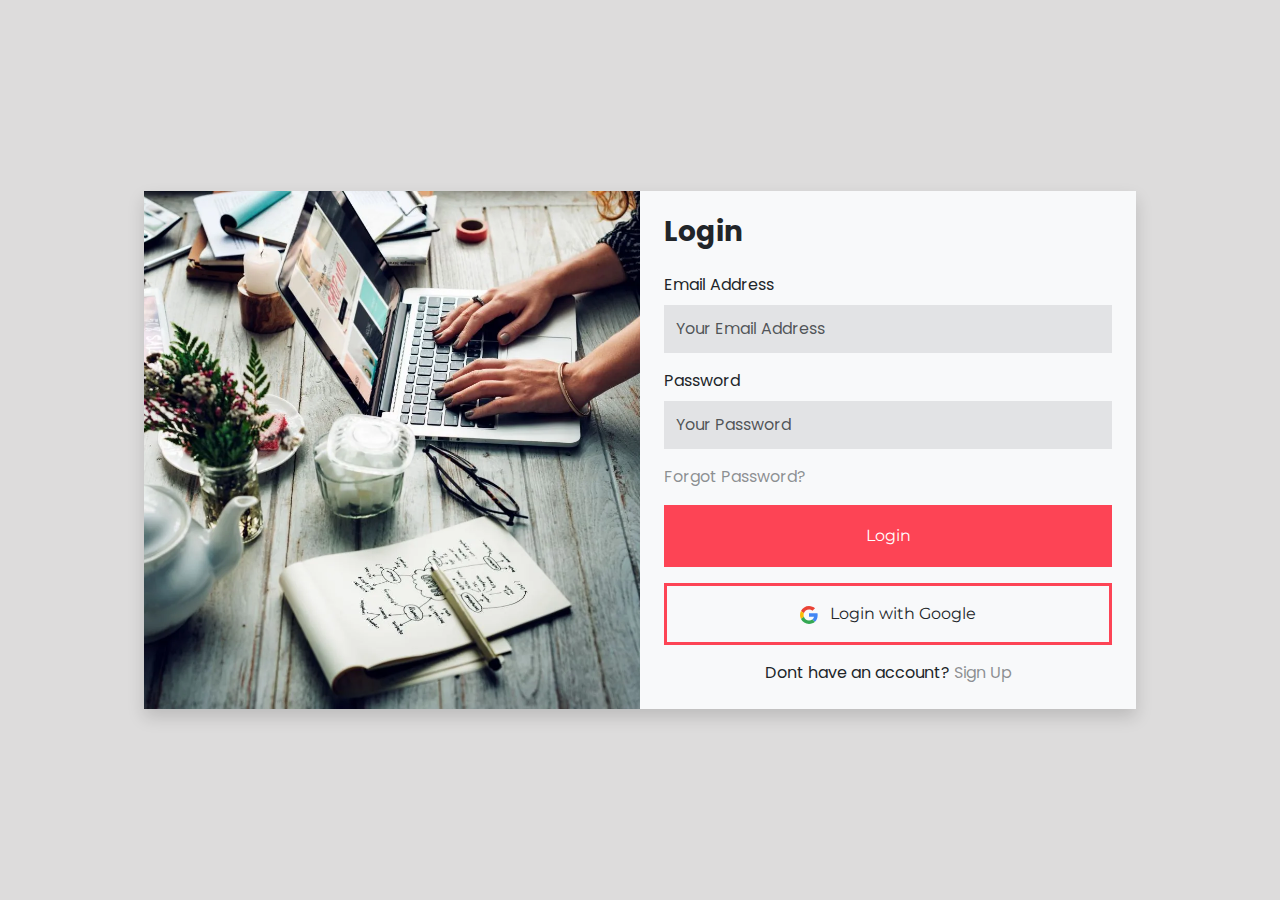
<file: html/login.html>
<!doctype html>
<html lang="en">

<head>
    <meta charset="utf-8">
    <meta name="viewport" content="width=device-width, initial-scale=1">
    <title>Login</title>

    <!-- WEBSITE FAVICON -->
    <link rel="icon" type="x-icon" href="../media/icon/fav-icon.svg">

    <!-- BOOSTRAP CSS CDN LINK -->
    <link href="https://cdn.jsdelivr.net/npm/bootstrap@5.3.3/dist/css/bootstrap.min.css" rel="stylesheet"
        integrity="sha384-QWTKZyjpPEjISv5WaRU9OFeRpok6YctnYmDr5pNlyT2bRjXh0JMhjY6hW+ALEwIH" crossorigin="anonymous">

    <!-- MAIN CSS FILE -->
    <link rel="stylesheet" href="../css/style.css">
</head>

<body id="login-form" class="d-flex align-items-center vh-100 w-100">

    <!-- <div class="w-100 h-100 position-absolute" style="background-color: rgba(253, 68, 86, 0.5);"></div> -->
    <!-- <div class="w-100 h-100 position-absolute" style="background-color: rgba(0,0,0, 0.7);"></div> -->

    <div class="container-fluid position-relative">


        <div class="row g-0 mx-auto shadow" style="max-width: 992px;">

            <div class="col-md-6 d-flex">
                <div class="login-image flex-grow-1">

                </div>
            </div>

            <div class="col-md-6 rounded-3">

                <form action="" class="bg-light p-3 p-sm-4">

                    <h3 class="fw-bold mb-4">Login</h3>

                    <div class="mb-3 m-0">

                        <!-- FORM LABEL -->
                        <label class="form-label">Email Address</label>

                        <!-- FORM INPUT -->
                        <input type="text" class="form-control bg-secondary-subtle border-0 shadow-none rounded-0"
                            placeholder="Your Email Address" aria-label="Your Email Address">

                    </div>
                    <div class="mb-3 m-0">

                        <!-- FORM LABEL -->
                        <label class="form-label">Password</label>

                        <!-- FORM INPUT -->
                        <input type="password" class="form-control bg-secondary-subtle border-0 shadow-none rounded-0"
                            placeholder="Your Password" aria-label="Your Password">

                    </div>

                    <div class="mb-3">
                        <a href="#!" class="text-body-tertiary">Forgot
                            Password?</a>
                    </div>

                    <button type="submit" class="btn fs-6 w-100 mb-3">Login</button>

                    <button type="submit" class="btn btn-google fs-6 w-100 text-dark mb-3">
                        <img class="me-2" src="../media/icon/google-icon.svg" alt="">
                        Login with Google
                    </button>

                    <div class="text-center">
                        Dont have an account? <a href="sign_up.html" class="text-body-tertiary">Sign Up</a>
                    </div>

                </form>

            </div>

        </div>

    </div>

    <!-- BOOTSTRAP JS CDN LINK -->

    <script src="https://cdn.jsdelivr.net/npm/@popperjs/core@2.11.8/dist/umd/popper.min.js"
        integrity="sha384-I7E8VVD/ismYTF4hNIPjVp/Zjvgyol6VFvRkX/vR+Vc4jQkC+hVqc2pM8ODewa9r"
        crossorigin="anonymous"></script>
    <script src="https://cdn.jsdelivr.net/npm/bootstrap@5.3.3/dist/js/bootstrap.min.js"
        integrity="sha384-0pUGZvbkm6XF6gxjEnlmuGrJXVbNuzT9qBBavbLwCsOGabYfZo0T0to5eqruptLy"
        crossorigin="anonymous"></script>
</body>

</html>
</file>
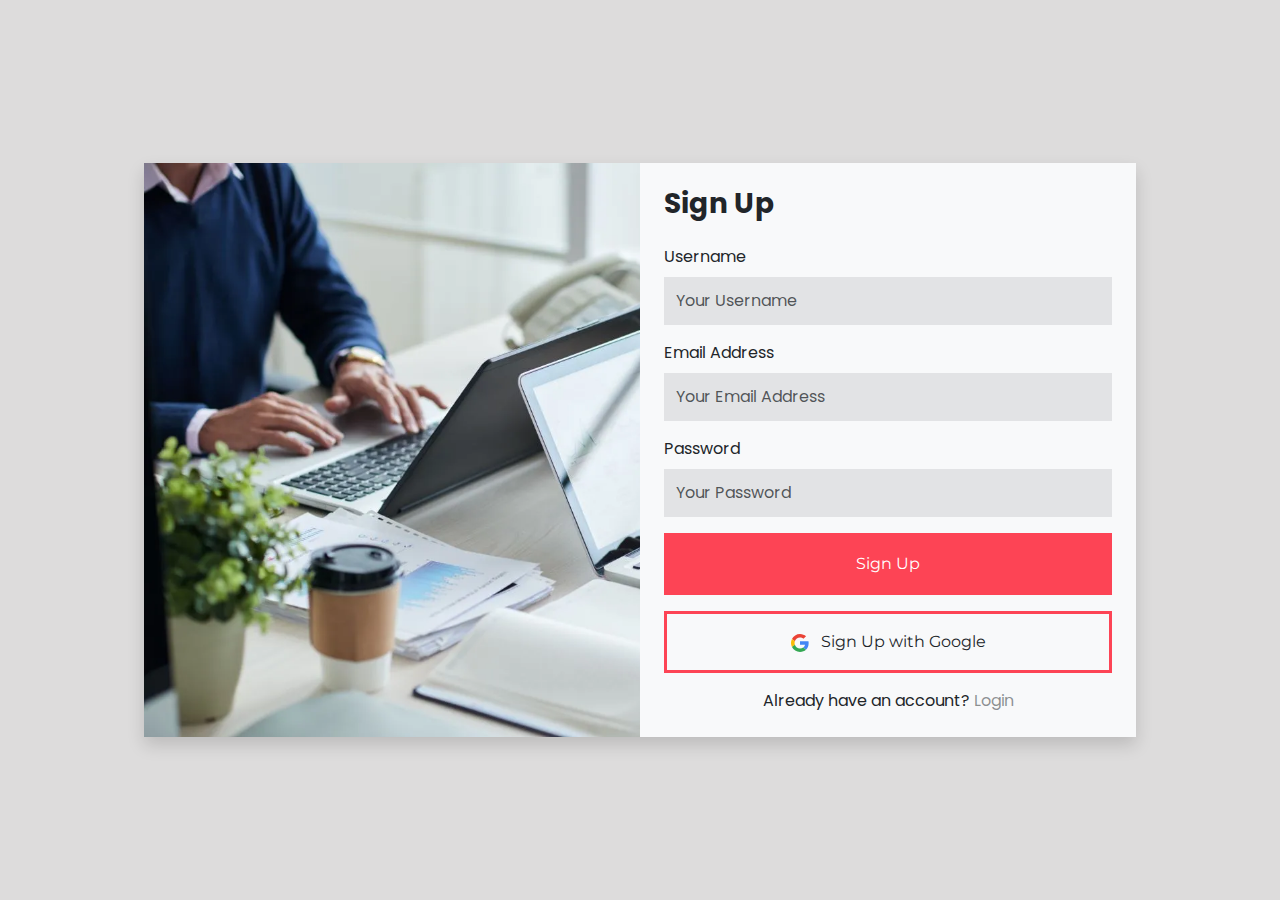
<file: html/sign_up.html>
<!doctype html>
<html lang="en">

<head>
    <meta charset="utf-8">
    <meta name="viewport" content="width=device-width, initial-scale=1">
    <title>Sign Up</title>

    <!-- WEBSITE FAVICON -->
    <link rel="icon" type="x-icon" href="../media/icon/fav-icon.svg">

    <!-- BOOSTRAP CSS CDN LINK -->
    <link href="https://cdn.jsdelivr.net/npm/bootstrap@5.3.3/dist/css/bootstrap.min.css" rel="stylesheet"
        integrity="sha384-QWTKZyjpPEjISv5WaRU9OFeRpok6YctnYmDr5pNlyT2bRjXh0JMhjY6hW+ALEwIH" crossorigin="anonymous">

    <!-- MAIN CSS FILE -->
    <link rel="stylesheet" href="../css/style.css">
</head>

<body id="sign-up-form" class="d-flex align-items-center vh-100 w-100">

    <div class="container-fluid">


        <div class="row g-0 mx-auto shadow" style="max-width: 992px;">

            <div class="col-md-6 d-flex">
                <div class="sign-up-image flex-grow-1">

                </div>
            </div>

            <div class="col-md-6 rounded-3">

                <form action="" class="bg-light p-3 p-sm-4">

                    <h3 class="fw-bold mb-4">Sign Up</h3>

                    <div class="mb-3 m-0">

                        <!-- FORM LABEL -->
                        <label class="form-label">Username</label>

                        <!-- FORM INPUT -->
                        <input type="text" class="form-control bg-secondary-subtle border-0 shadow-none rounded-0"
                            placeholder="Your Username" aria-label="Your Username">

                    </div>

                    <div class="mb-3 m-0">

                        <!-- FORM LABEL -->
                        <label class="form-label">Email Address</label>

                        <!-- FORM INPUT -->
                        <input type="text" class="form-control bg-secondary-subtle border-0 shadow-none rounded-0"
                            placeholder="Your Email Address" aria-label="Your Email Address">

                    </div>

                    <div class="mb-3 m-0">

                        <!-- FORM LABEL -->
                        <label class="form-label">Password</label>

                        <!-- FORM INPUT -->
                        <input type="password" class="form-control bg-secondary-subtle border-0 shadow-none rounded-0"
                            placeholder="Your Password" aria-label="Your Password">

                    </div>

                    <button type="submit" class="btn fs-6 w-100 mb-3">Sign Up</button>

                    <button type="submit" class="btn btn-google fs-6 w-100 text-dark mb-3">
                        <img class="me-2" src="../media/icon/google-icon.svg" alt="">
                        Sign Up with Google
                    </button>

                    <div class="text-center">
                        Already have an account? <a href="login.html" class="text-body-tertiary">Login</a>
                    </div>

                </form>

            </div>

        </div>

    </div>

    <!-- BOOTSTRAP JS CDN LINK -->

    <script src="https://cdn.jsdelivr.net/npm/@popperjs/core@2.11.8/dist/umd/popper.min.js"
        integrity="sha384-I7E8VVD/ismYTF4hNIPjVp/Zjvgyol6VFvRkX/vR+Vc4jQkC+hVqc2pM8ODewa9r"
        crossorigin="anonymous"></script>
    <script src="https://cdn.jsdelivr.net/npm/bootstrap@5.3.3/dist/js/bootstrap.min.js"
        integrity="sha384-0pUGZvbkm6XF6gxjEnlmuGrJXVbNuzT9qBBavbLwCsOGabYfZo0T0to5eqruptLy"
        crossorigin="anonymous"></script>
</body>

</html>
</file>
<file: css/style.css>
@import url('https://fonts.googleapis.com/css2?family=Montserrat:wght@600&display=swap');

@import url('https://fonts.googleapis.com/css2?family=Poppins:wght@400;700&display=swap');

/* CSS CUSTOM RESET START */

:root {
    --red: #fd4455;
    --red-dark: #c63140;
    --bg-body-tertiary: #fefefe;
}

* {
    font-family: 'Poppins';
    box-sizing: border-box;
    list-style: none;
    text-decoration: none !important;
}

textarea {
    resize: none;
}

i {
    color: var(--red);
}

/* CSS CUSTOM RESET END */



/* CUSTOM CLASS STYLE START */
.bg-red {
    background-color: var(--red);
}

.section-title {
    color: var(--red);
    font-family: 'Montserrat';
}

.vr {
    background-color: var(--red);
    opacity: 1;
    border-left: 2px solid var(--red);
    border-right: 2px solid var(--red);
}

.form-control {
    padding: .75rem !important;
}

.modal-title {
    color: var(--red);
}

/* CUSTOM CLASS STYLE END */



/* BUTTON STYLE START */

.btn {
    font-family: 'Montserrat';
    background-color: var(--red);
    border: 3px solid var(--red);
    border-radius: 0;
    transition: 300ms;
    color: white;
    padding: 1rem 1.5rem;
}

.btn:active {
    border: 3px solid var(--red-dark) !important;
    background-color: var(--red-dark) !important;
    color: white !important;
}

.btn:hover {
    background-color: var(--red-dark);
    border: 3px solid var(--red-dark);
    color: white;
}

.btn.btn-outline {
    background-color: unset;
    border: 3px solid var(--red);
    color: var(--red);
}

.btn.btn-outline:hover {
    color: white;
    background-color: var(--red);
}

.btn.btn-outline:active {
    border: 3px solid var(--red-dark) !important;
    background-color: var(--red-dark) !important;
    color: white !important;
}

.btn.btn-read {
    background-color: unset;
    border: unset;
    color: var(--red);
    padding: unset;
}

.btn.btn-read:active {
    border: none !important;
    background-color: transparent !important;
    color: var(--red) !important;
}

.btn.btn-google {
    background-color: unset;
}

.btn.btn-google:hover {
    background-color: #fbd9dc;
    border: 3px solid var(--red);
}

.btn.btn-google:active {
    background-color: #fbd9dc !important;
    border: 3px solid var(--red) !important;
    color: black !important;
}

/* BUTTON STYLE END */



/* NAVBAR START */

#navbar {
    transition: 300ms;
}

#navbar .offcanvas {
    transition: 300ms;
}

#navbar .nav-item {
    display: flex;
    align-items: center;
}

#navbar .nav-link {
    color: white;
    transition: 300ms;
}

#navbar .nav-link:hover {
    color: var(--red);
}

#navbar .nav-link.active {
    color: var(--red) !important;
}

.navbar-scrolled {
    background-color: #212529 !important;
}

/* NAVBAR END */



/* LOGIN & SIGN UP FORM START */

#login-form,
#sign-up-form {
    background-color: #dddcdc;
}

#login-form .login-image {
    background-image: url(../media/login-image.webp);
    background-size: cover;
    background-position: left;
}

#sign-up-form .sign-up-image {
    background-image: url(../media/sign-up-image.webp);
    background-size: cover;
}

/* LOGIN FORM & SIGN UP FORM END */



/* HOME SECTION START */

#home {
    padding: 14rem 0;
    background-image: url(../media/home-image.webp);
    background-size: cover;
    background-position: 70% 30%;
    background-repeat: no-repeat;
}

/* HOME SECTION END */



/* BENEFIT SECTION START */

#benefit {
    padding-bottom: 3.5rem;
}

/* BENEFIT SECTION END */



/* ABOUT SECTION START */

#about {
    padding: 5.25rem 0 5rem 0;
}

/* ABOUT SECTION END */



/* SERVICE SECTION START */

#service {
    padding: 6rem 0 0 0;
}

/* SERVICE SECTION END */



/* REVIEW SECTION START */

#review {
    padding: 10rem 0 5rem 0;
}

#review .swiper-pagination-bullet-active {
    background: var(--red);
}

#review .client-review {
    display: -webkit-box;
    -webkit-line-clamp: 5;
    -webkit-box-orient: vertical;
    overflow: hidden;
    font-size: 16px !important;
}

/* REVIEW SECTION END */



/* CONTACT SECTION START */

#contact {
    padding: 4.25rem 0 0 0;
}

#contact .container-fluid {
    background-image: url(../media/contact-banner.webp);
    background-size: cover;
    background-position: left;
    background-repeat: no-repeat;
}

#contact .contact-banner {
    padding: 7rem 0 12rem 0;

}

#contact .container-xxl .row .caption {
    background-image: url(../media/contact-backdrop.webp);
    background-size: cover;
    background-position: center;
    background-repeat: no-repeat;
}

/* CONTACT SECTION END */



/* BLOG SECTION START */

#blog {
    padding: 5.25rem 0 9.75rem 0;
}

/* BLOG SECTION END */



/* FOOTER START */

footer .container-fluid a {
    background-color: var(--red);
    width: 40px;
    height: 40px;
    border-radius: 50%;
    display: grid;
    place-items: center;
    border: 3px solid var(--red);
    transition: 300ms;
}

footer .container-fluid a:hover {
    background-color: transparent;
}

footer .container-fluid a:hover i {
    color: var(--red);
}

footer .container-fluid i {
    color: white;
    transition: 300ms;
}

footer ul li a:hover {
    color: var(--red) !important;
    transition: 300ms;
}

footer form button.btn:hover {
    background: white;
}

/* FOOTER END */



/* MEDIA QUERIES */

@media screen and (width < 1400px) {

    .navbar .container-xxl,
    #home,
    #benefit,
    #about,
    #service,
    #review,
    #blog,
    footer .container-xxl {
        padding-right: 5% !important;
        padding-left: 5% !important;
    }
}

@media screen and (width < 1200px) {
    #about .container-xxl .image {
        height: 35rem;
    }
}

@media screen and (width > 992px) {
    #home main {
        width: 50% !important;
    }

    #contact .contact-banner div {
        max-width: 70%;
    }
}

@media screen and (width <=768px) {
    #home main {
        text-align: center !important;
    }

    #login-form .modal-dialog {
        margin: .8rem;
    }
}

@media screen and (width < 576px) {

    p,
    .btn,
    .form-label,
    .form-control,
    li {
        font-size: 14px !important;
    }
}
</file>
